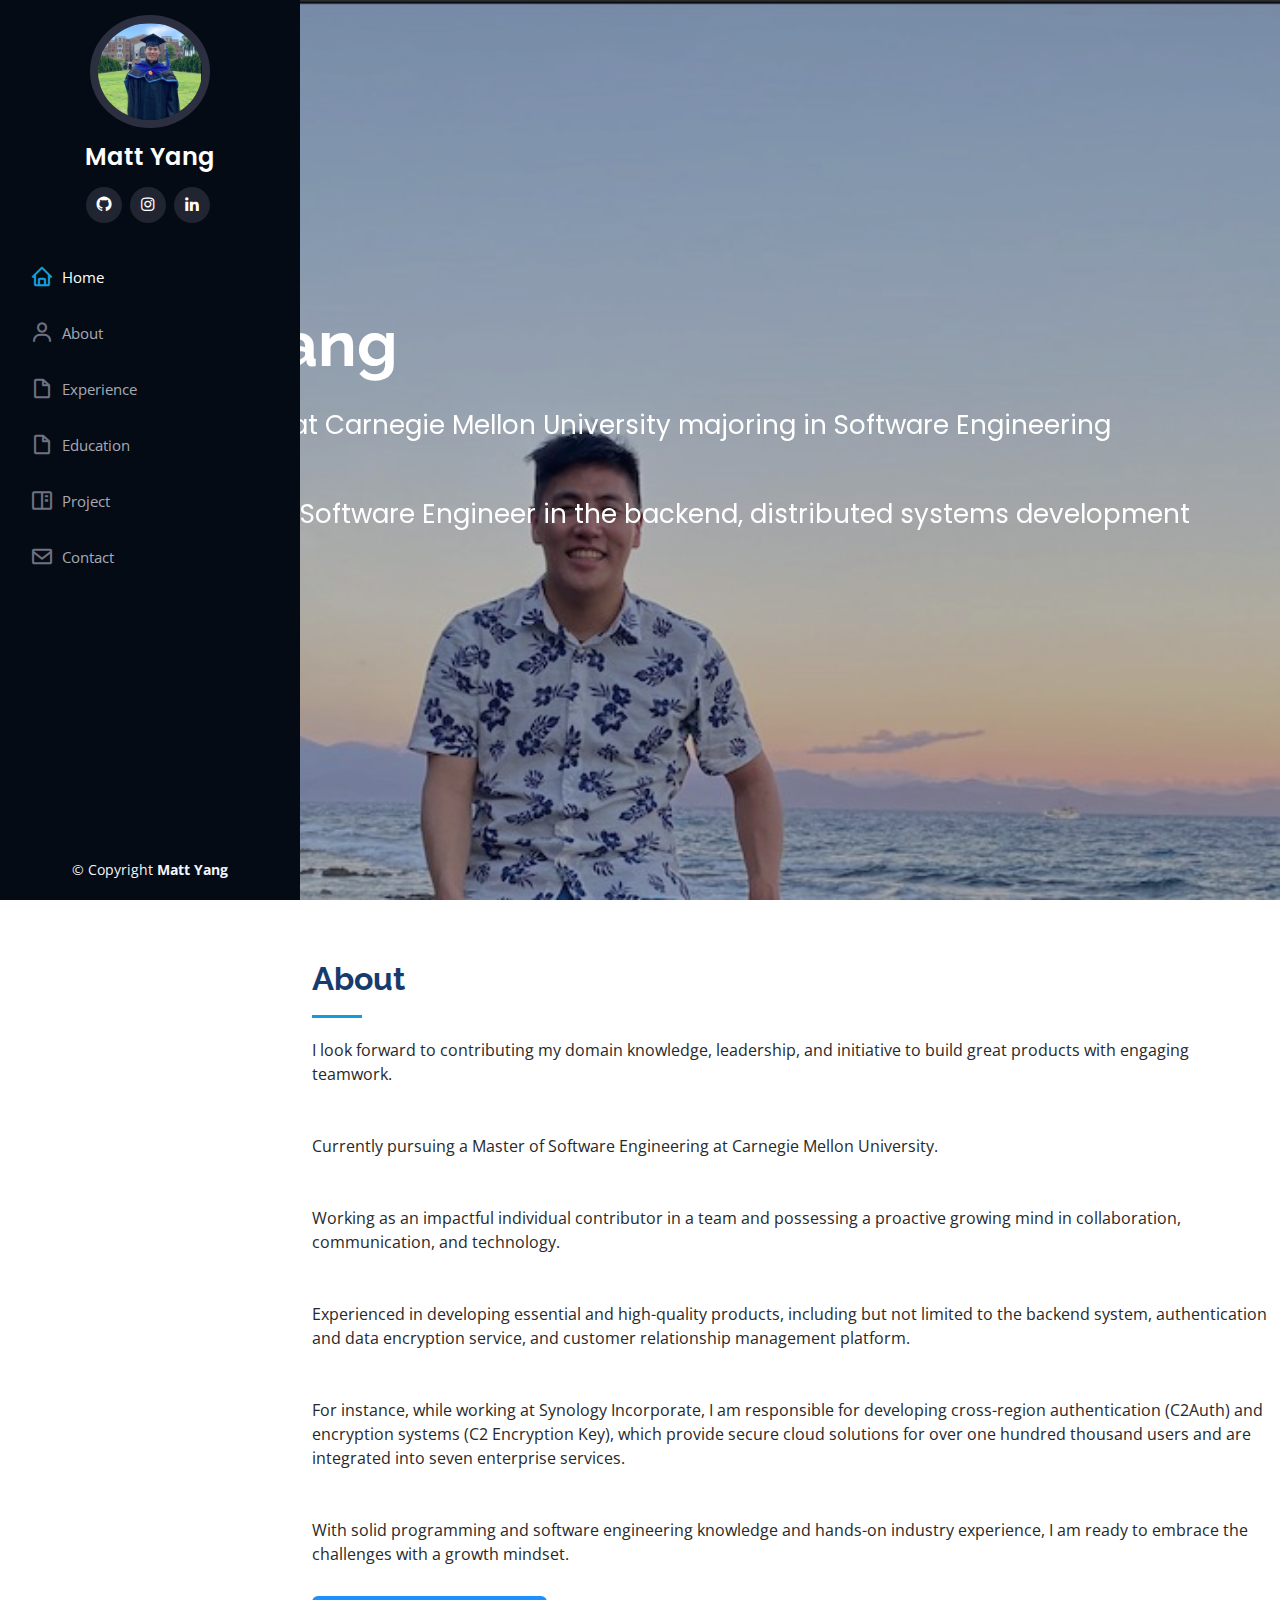
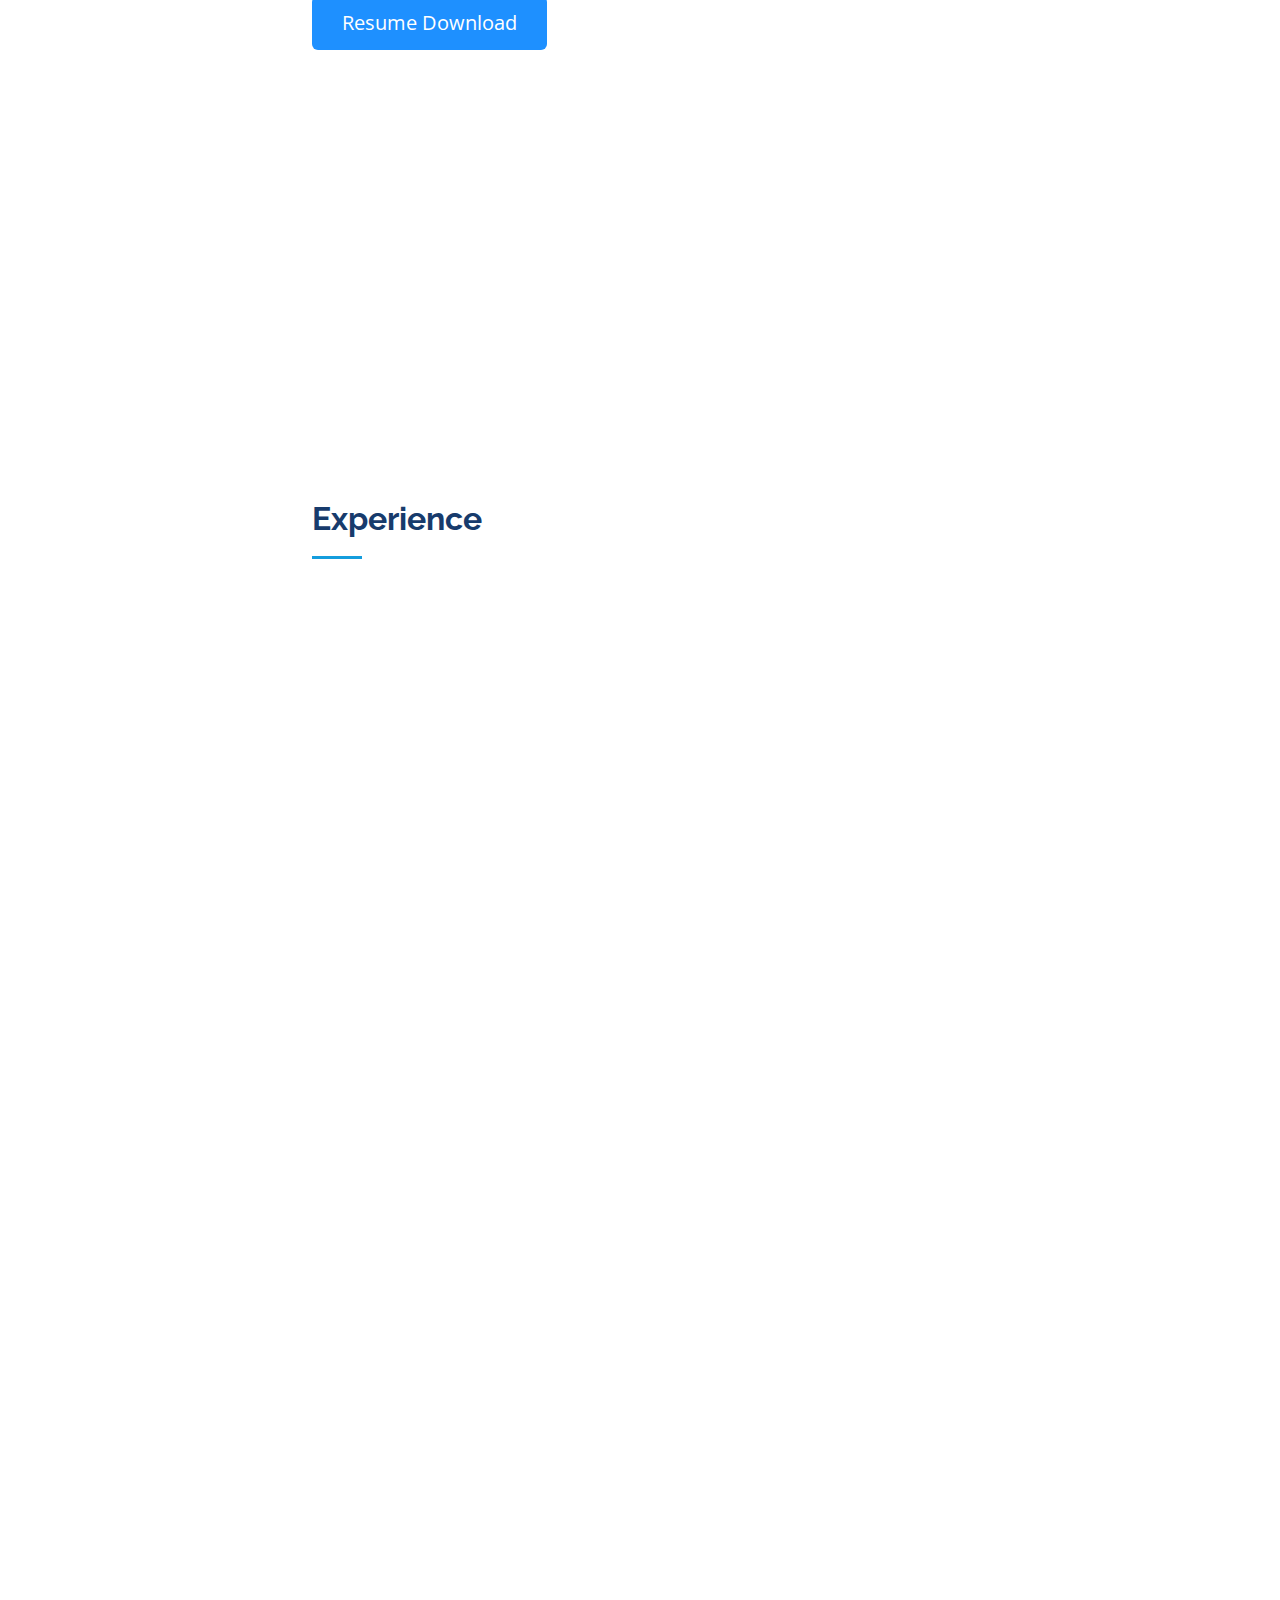
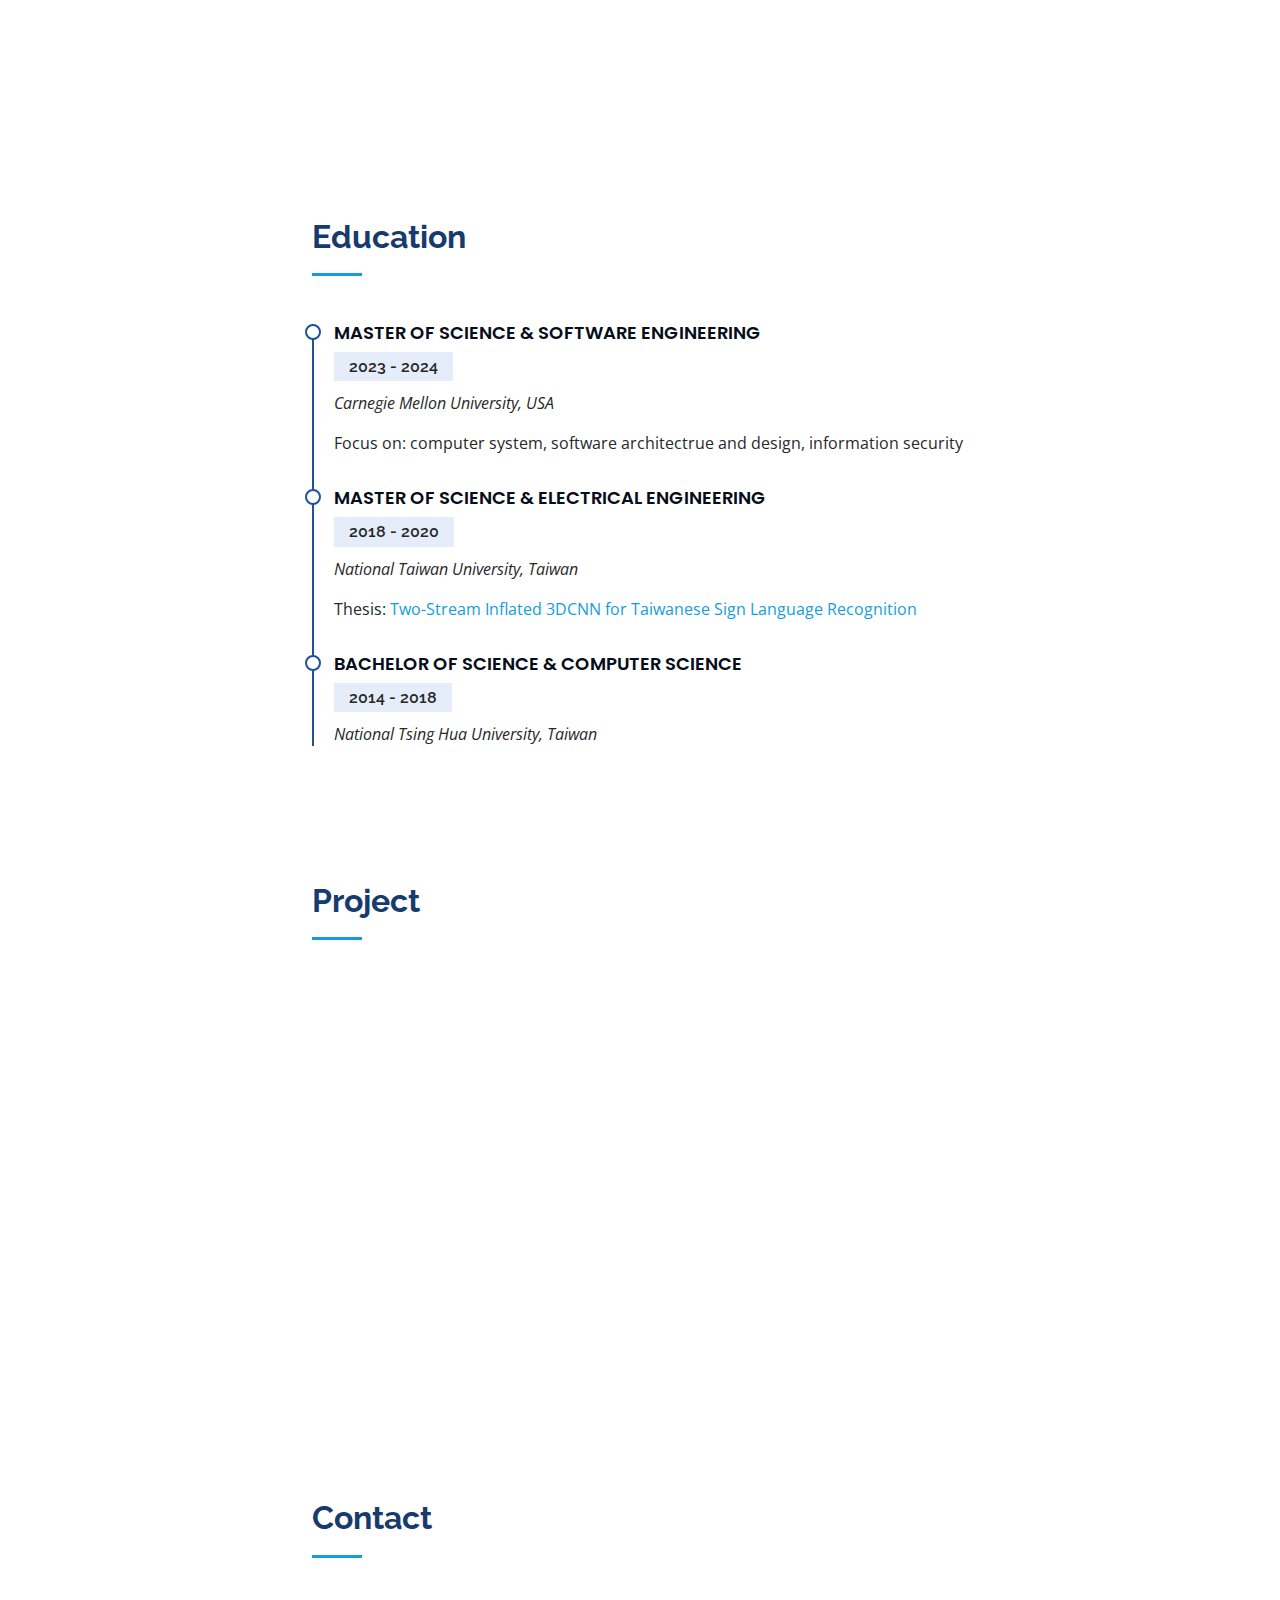
<file: index.html>
<!DOCTYPE html>
<html lang="en">

<head>
  <meta charset="utf-8">
  <meta content="width=device-width, initial-scale=1.0" name="viewport">

  <title>iproject Bootstrap Template - Index</title>
  <meta content="" name="description">
  <meta content="" name="keywords">

  <!-- Favicons -->
  <link href="assets/img/favicon.png" rel="icon">
  <link href="assets/img/apple-touch-icon.png" rel="apple-touch-icon">

  <!-- Google Fonts -->
  <link
    href="https://fonts.googleapis.com/css?family=Open+Sans:300,300i,400,400i,600,600i,700,700i|Raleway:300,300i,400,400i,500,500i,600,600i,700,700i|Poppins:300,300i,400,400i,500,500i,600,600i,700,700i"
    rel="stylesheet">

  <!-- Vendor CSS Files -->
  <link href="assets/vendor/aos/aos.css" rel="stylesheet">
  <link href="assets/vendor/bootstrap/css/bootstrap.min.css" rel="stylesheet">
  <link href="assets/vendor/bootstrap-icons/bootstrap-icons.css" rel="stylesheet">
  <link href="assets/vendor/boxicons/css/boxicons.min.css" rel="stylesheet">
  <link href="assets/vendor/glightbox/css/glightbox.min.css" rel="stylesheet">
  <link href="assets/vendor/swiper/swiper-bundle.min.css" rel="stylesheet">

  <!-- Template Main CSS File -->
  <link href="assets/css/style.css" rel="stylesheet">

  <!-- =======================================================
  * Template Name: iproject - v3.10.0
  * Template URL: https://bootstrapmade.com/iproject-bootstrap-project-websites-template/
  * Author: BootstrapMade.com
  * License: https://bootstrapmade.com/license/
  ======================================================== -->
</head>

<body>

  <!-- ======= Mobile nav toggle button ======= -->
  <i class="bi bi-list mobile-nav-toggle d-xl-none"></i>

  <!-- ======= Header ======= -->
  <header id="header">
    <div class="d-flex flex-column">

      <div class="profile">
        <img src="assets/img/avatar.jpg" alt="" class="img-fluid rounded-circle">
        <h1 class="text-light"><a href="index.html">Matt Yang</a></h1>
        <div class="social-links mt-3 text-center">
          <a href="https://github.com/chenwei850825" class="github"><i class="bx bxl-github"></i></a>
          <a href="https://www.instagram.com/chenwei850825/" class="instagram"><i class="bx bxl-instagram"></i></a>
          <a href="https://www.linkedin.com/in/chen-wei-yang/" class="linkedin"><i class="bx bxl-linkedin"></i></a>
        </div>
      </div>

      <nav id="navbar" class="nav-menu navbar">
        <ul>
          <li><a href="#hero" class="nav-link scrollto active"><i class="bx bx-home"></i> <span>Home</span></a></li>
          <li><a href="#about" class="nav-link scrollto"><i class="bx bx-user"></i> <span>About</span></a></li>
          <li><a href="#experience" class="nav-link scrollto"><i class="bx bx-file-blank"></i>
              <span>Experience</span></a></li>
          <li><a href="#education" class="nav-link scrollto"><i class="bx bx-file-blank"></i> <span>Education</span></a>
          </li>
          <li><a href="#project" class="nav-link scrollto"><i class="bx bx-book-content"></i>
              <span>Project</span></a></li>
          <!-- <li><a href="#services" class="nav-link scrollto"><i class="bx bx-server"></i> <span>Services</span></a></li> -->
          <li><a href="#contact" class="nav-link scrollto"><i class="bx bx-envelope"></i> <span>Contact</span></a></li>
        </ul>
      </nav><!-- .nav-menu -->
    </div>
  </header><!-- End Header -->

  <!-- ======= Hero Section ======= -->
  <section id="hero" class="d-flex flex-column justify-content-center align-items-center">
    <div class="hero-container" data-aos="fade-in">
      <h1>Matt Yang</h1>
      <br>
      <p>A grad student at Carnegie Mellon University majoring in Software Engineering</p>
      <p>An experienced Software Engineer in the backend, distributed systems development</p>
    </div>
  </section><!-- End Hero -->

  <main id="main">

    <!-- ======= About Section ======= -->
    <section id="about" class="about">
      <div class="container">

        <div class="section-title">
          <h2>About</h2>
          <p>I look forward to contributing my domain knowledge, leadership, and initiative to build great products with
            engaging teamwork.</p>
          <br>
          <br>
          <p>Currently pursuing a Master of Software Engineering at Carnegie Mellon University.</p>
          <br>
          <br>
          <p>Working as an impactful individual contributor in a team and possessing a proactive growing mind in
            collaboration, communication, and technology.</p>
          <br>
          <br>
          <p>Experienced in developing essential and high-quality products, including but not limited to the backend
            system, authentication and data encryption service, and customer relationship management platform.</p>
          <br>
          <br>
          <p>For instance, while working at Synology Incorporate, I am responsible for developing cross-region
            authentication (C2Auth) and encryption systems (C2 Encryption Key), which provide secure cloud solutions for
            over one hundred thousand users and are integrated into seven enterprise services.</p>
          <br>
          <br>
          <p>With solid programming and software engineering knowledge and hands-on industry experience, I am ready to
            embrace the challenges with a growth mindset.</p>
        </div>
        <a href="https://drive.google.com/file/d/1dIzIUX_L4Mv_0LyVIimdx-139KTSUGKV/view?usp=sharing" target="_blank"
          class="btn btn-default">Resume Download</a>

      </div>
    </section><!-- End About Section -->
    <!-- ======= Facts Section ======= -->
    <!-- <section id="facts" class="facts">
      <div class="container">

        <div class="section-title">
        </div>

        <div class="row no-gutters">

          <div class="col-lg-3 col-md-6 d-md-flex align-items-md-stretch" data-aos="fade-up">
            <div class="count-box">
              <i class="bi bi-emoji-smile"></i>
              <span data-purecounter-start="0" data-purecounter-end="232" data-purecounter-duration="1"
                class="purecounter"></span>
              <p><strong>Happy Clients</strong> consequuntur quae</p>
            </div>
          </div>

          <div class="col-lg-3 col-md-6 d-md-flex align-items-md-stretch" data-aos="fade-up" data-aos-delay="100">
            <div class="count-box">
              <i class="bi bi-journal-richtext"></i>
              <span data-purecounter-start="0" data-purecounter-end="521" data-purecounter-duration="1"
                class="purecounter"></span>
              <p><strong>Projects</strong> adipisci atque cum quia aut</p>
            </div>
          </div>

          <div class="col-lg-3 col-md-6 d-md-flex align-items-md-stretch" data-aos="fade-up" data-aos-delay="200">
            <div class="count-box">
              <i class="bi bi-headset"></i>
              <span data-purecounter-start="0" data-purecounter-end="1453" data-purecounter-duration="1"
                class="purecounter"></span>
              <p><strong>Hours Of Support</strong> aut commodi quaerat</p>
            </div>
          </div>

          <div class="col-lg-3 col-md-6 d-md-flex align-items-md-stretch" data-aos="fade-up" data-aos-delay="300">
            <div class="count-box">
              <i class="bi bi-people"></i>
              <span data-purecounter-start="0" data-purecounter-end="32" data-purecounter-duration="1"
                class="purecounter"></span>
              <p><strong>Hard Workers</strong> rerum asperiores dolor</p>
            </div>
          </div>

        </div>

      </div>
    </section>End Facts Section -->

    <!-- ======= Skills Section ======= -->
    <section id="skills" class="skills section-bg">
      <div class="container">

        <div class="section-title">
          <!-- <h2>Skills</h2> -->
          <!-- <p>Magnam dolores commodi suscipit. Necessitatibus eius consequatur ex aliquid fuga eum quidem. Sit sint -->
          <!-- consectetur velit. Quisquam quos quisquam cupiditate. Et nemo qui impedit suscipit alias ea. Quia fugiat sit -->
          <!-- in iste officiis commodi quidem hic quas.</p> -->
        </div>

        <div class="row skills-content">

          <div class="col-lg-6" data-aos="fade-up">


            <div class="progress">
              <span class="skill">Collaboration <i class="val">100%</i></span>
              <div class="progress-bar-wrap">
                <div class="progress-bar" role="progressbar" aria-valuenow="100" aria-valuemin="0" aria-valuemax="100">
                </div>
              </div>
            </div>


            <div class="progress">
              <span class="skill">Microservice <i class="val">80%</i></span>
              <div class="progress-bar-wrap">
                <div class="progress-bar" role="progressbar" aria-valuenow="80" aria-valuemin="0" aria-valuemax="100">
                </div>
              </div>
            </div>

            <div class="progress">
              <span class="skill">Distributed System <i class="val">80%</i></span>
              <div class="progress-bar-wrap">
                <div class="progress-bar" role="progressbar" aria-valuenow="80" aria-valuemin="0" aria-valuemax="100">
                </div>
              </div>
            </div>

          </div>

          <div class="col-lg-6" data-aos="fade-up" data-aos-delay="100">

            <div class="progress">
              <span class="skill">Communication <i class="val">100%</i></span>
              <div class="progress-bar-wrap">
                <div class="progress-bar" role="progressbar" aria-valuenow="100" aria-valuemin="0" aria-valuemax="100">
                </div>
              </div>
            </div>

            <div class="progress">
              <span class="skill">Database <i class="val">80%</i></span>
              <div class="progress-bar-wrap">
                <div class="progress-bar" role="progressbar" aria-valuenow="80" aria-valuemin="0" aria-valuemax="100">
                </div>
              </div>
            </div>

            <div class="progress">
              <span class="skill">Infrastructure <i class="val">80%</i></span>
              <div class="progress-bar-wrap">
                <div class="progress-bar" role="progressbar" aria-valuenow="80" aria-valuemin="0" aria-valuemax="100">
                </div>
              </div>
            </div>

          </div>

        </div>

      </div>
    </section><!-- End Skills Section -->


    <!-- ======= Experience Section ======= -->
    <section id="experience" class="education">
      <div class="container">

        <div class="section-title">
          <h2>Experience</h2>
        </div>
        <div class="col-lg-12" data-aos="fade-up" data-aos-delay="100">
          <h3 class="education-title">Synology Incorporate</h3>
          <div class="education-item">
            <h4>Product Developer</h4>
            <h5>2021 - 2023</h5>
            <p><em>Taipei, Taiwan </em></p>
            <ul>
              <li>Established <b>an encryption service for 100K users from scratch</b> to store encrypted user
                application data with zeroknowledge(C2 Encryption Key)</li>
              <li>Provided <b>the authentication feature for worldwide NAS clients to access C2 services</b> by
                implementing
                Device Login
                in OpenID Connect Protocol(C2 Auth) </li>
              <li><b>Collaborated with cloud platform and storage gateway team to help integrate C2 Auth and C2
                  Encryption
                  Key for
                  five C2 cloud services</b>, providing client-side library and design documentation</li>
              <li>Decreased <b>20% connection time</b> in SSO service by applying CDN configuration and reducing
                callback for
                C2 Auth</li>
              <li>Introduced <b>Argo Rollouts</b> canary release flow for the team to reduce the risk of updating
                production
                service and spot
                problems in the early stages</li>
              <li>Incorporated <b>Apache Kafka as team infrastructure</b> to reduce 80% API latency with batch data,
                serving as
                a service
                event communication queue for four internal services in the team</li>
            </ul>
          </div>

          <div class="col-lg-12" data-aos="fade-up" data-aos-delay="100">
            <h3 class="education-title">Mackay Memorial Hospital</h3>
            <div class="education-item">
              <h4>Intern</h4>
              <h5>2020 - 2020</h5>
              <p><em>Taipei, Taiwan </em></p>
              <ul>
                <li>Built <b>Facebook/Line ChatBot for 200 patients in 3 hospitals</b> to help record symptoms and wound
                  images</li>
                <li><b>Collaborated with front-end engineers and led new interns</b> to create a content management
                  system for chatbots</li>
              </ul>
            </div>
          </div>
        
        
          <div class="col-lg-12" data-aos="fade-up" data-aos-delay="100">
            <h3 class="education-title">Graduate Research Assistant</h3>
            <div class="education-item">
              <h4>Computational Theory Lab - National Taiwan University</h4>
              <h5>2018 - 2020</h5>
              <p><em>Taipei, Taiwan </em></p>
              <ul>
                <li>Master Thesis: <b>“Two-Stream Inflated 3DCNN for Taiwanese Sign Language Recognition”</b>, which adopted a
                  3D Convolution Neural Network model for the video recognition task and achieved around 90% accuracy</li>
                <li>Collected <b>dataset with hundreds of videos</b> for words in Taiwanese sign language by crawling online dictionary,
                  creating self-made videos, applying data augmentation techniques such as random cropping and mirroring</li>
              </ul>
            </div>
          </div>

        </div>
    </section><!-- End Experience Section -->

    <!-- ======= Education Section ======= -->
    <section id="education" class="education">
      <div class="container">
        <div class="section-title">
          <h2>Education</h2>
        </div>
        <div class="education-item">
          <h4>Master of Science &amp; Software Engineering</h4>
          <h5>2023 - 2024</h5>
          <p><em>Carnegie Mellon University, USA</em></p>
          <p>Focus on: computer system, software architectrue and design, information security</p>
        </div>
        <div class="education-item">
          <h4>Master of Science &amp; Electrical Engineering</h4>
          <h5>2018 - 2020</h5>
          <p><em>National Taiwan University, Taiwan</em></p>
          <p>Thesis: <a
              href="https://ndltd.ncl.edu.tw/cgi-bin/gs32/gsweb.cgi/login?o=dnclcdr&s=id=%22108NTU05442079%22.&searchmode=basic">Two-Stream
              Inflated 3DCNN for Taiwanese Sign Language Recognition</a></p>
        </div>
        <div class="education-item">
          <h4>Bachelor of Science &amp; Computer Science</h4>
          <h5>2014 - 2018</h5>
          <p><em>National Tsing Hua University, Taiwan</em></p>
        </div>
      </div>
      </div>
      </div>
    </section><!-- End Education Section -->


    <!-- ======= project Section ======= -->
    <section id="project" class="project section-bg">
      <div class="container">

        <div class="section-title">
          <h2>Project</h2>
          <!-- <p>Magnam dolores commodi suscipit. Necessitatibus eius consequatur ex aliquid fuga eum quidem. Sit sint
            consectetur velit. Quisquam quos quisquam cupiditate. Et nemo qui impedit suscipit alias ea. Quia fugiat sit
            in iste officiis commodi quidem hic quas.</p> -->
        </div>

        <div class="row" data-aos="fade-up">
          <div class="col-lg-12 d-flex justify-content-center">
            <ul id="project-flters">
              <li data-filter="*" class="filter-active">All</li>
              <!-- <li data-filter=".filter-app">App</li> -->
              <!-- <li data-filter=".filter-web">Web</li> -->
            </ul>
          </div>
        </div>

        <div class="row project-container" data-aos="fade-up" data-aos-delay="100">

          <div class="col-lg-4 col-md-6 project-item filter-app">
            <div class="project-wrap">
              <img src="assets/img/project/esn.jpg" class="img-fluid" alt="">
              <div class="project-links">
                <a href="assets/img/project/esn.jpg" data-gallery="projectGallery" class="project-lightbox"
                  title="Emergency Social Network"><i class="bx bx-plus"></i></a>
                <a href="esn-project-details.html" title="More Details"><i class="bx bx-link"></i></a>
              </div>
            </div>
            <p class="project-title"> Emergency Social Network </p>
          </div>

          <div class="col-lg-4 col-md-6 project-item filter-app">
            <div class="project-wrap">
              <img src="assets/img/project/thesis.jpg" class="img-fluid" alt="">
              <div class="project-links">
                <a href="assets/img/project/thesis.jpg" data-gallery="projectGallery" class="project-lightbox"
                  title="Emergency Social Network"><i class="bx bx-plus"></i></a>
                <a href="thesis-details.html" title="More Details"><i class="bx bx-link"></i></a>
              </div>
            </div>
            <p class="project-title">Two-Stream Inflated 3DCNN for Taiwanese
              Sign Language Recognition</p>
          </div>

          
        </div>

      </div>
    </section><!-- End project Section -->

    <!-- ======= Services Section ======= -->
    <!-- <section id="services" class="services">
      <div class="container">

        <div class="section-title">
          <h2>Services</h2>
          <p>Magnam dolores commodi suscipit. Necessitatibus eius consequatur ex aliquid fuga eum quidem. Sit sint
            consectetur velit. Quisquam quos quisquam cupiditate. Et nemo qui impedit suscipit alias ea. Quia fugiat sit
            in iste officiis commodi quidem hic quas.</p>
        </div>

        <div class="row">
          <div class="col-lg-4 col-md-6 icon-box" data-aos="fade-up">
            <div class="icon"><i class="bi bi-briefcase"></i></div>
            <h4 class="title"><a href="">Lorem Ipsum</a></h4>
            <p class="description">Voluptatum deleniti atque corrupti quos dolores et quas molestias excepturi sint
              occaecati cupiditate non provident</p>
          </div>
          <div class="col-lg-4 col-md-6 icon-box" data-aos="fade-up" data-aos-delay="100">
            <div class="icon"><i class="bi bi-card-checklist"></i></div>
            <h4 class="title"><a href="">Dolor Sitema</a></h4>
            <p class="description">Minim veniam, quis nostrud exercitation ullamco laboris nisi ut aliquip ex ea commodo
              consequat tarad limino ata</p>
          </div>
          <div class="col-lg-4 col-md-6 icon-box" data-aos="fade-up" data-aos-delay="200">
            <div class="icon"><i class="bi bi-bar-chart"></i></div>
            <h4 class="title"><a href="">Sed ut perspiciatis</a></h4>
            <p class="description">Duis aute irure dolor in reprehenderit in voluptate velit esse cillum dolore eu
              fugiat nulla pariatur</p>
          </div>
          <div class="col-lg-4 col-md-6 icon-box" data-aos="fade-up" data-aos-delay="300">
            <div class="icon"><i class="bi bi-binoculars"></i></div>
            <h4 class="title"><a href="">Magni Dolores</a></h4>
            <p class="description">Excepteur sint occaecat cupidatat non proident, sunt in culpa qui officia deserunt
              mollit anim id est laborum</p>
          </div>
          <div class="col-lg-4 col-md-6 icon-box" data-aos="fade-up" data-aos-delay="400">
            <div class="icon"><i class="bi bi-brightness-high"></i></div>
            <h4 class="title"><a href="">Nemo Enim</a></h4>
            <p class="description">At vero eos et accusamus et iusto odio dignissimos ducimus qui blanditiis praesentium
              voluptatum deleniti atque</p>
          </div>
          <div class="col-lg-4 col-md-6 icon-box" data-aos="fade-up" data-aos-delay="500">
            <div class="icon"><i class="bi bi-calendar4-week"></i></div>
            <h4 class="title"><a href="">Eiusmod Tempor</a></h4>
            <p class="description">Et harum quidem rerum facilis est et expedita distinctio. Nam libero tempore, cum
              soluta nobis est eligendi</p>
          </div>
        </div>

      </div>
    </section>End Services Section -->

    <!-- ======= Testimonials Section ======= -->
    <!-- <section id="testimonials" class="testimonials section-bg">
      <div class="container">

        <div class="section-title">
          <h2>Testimonials</h2>
          <p>Magnam dolores commodi suscipit. Necessitatibus eius consequatur ex aliquid fuga eum quidem. Sit sint
            consectetur velit. Quisquam quos quisquam cupiditate. Et nemo qui impedit suscipit alias ea. Quia fugiat sit
            in iste officiis commodi quidem hic quas.</p>
        </div>

        <div class="testimonials-slider swiper" data-aos="fade-up" data-aos-delay="100">
          <div class="swiper-wrapper">

            <div class="swiper-slide">
              <div class="testimonial-item" data-aos="fade-up">
                <p>
                  <i class="bx bxs-quote-alt-left quote-icon-left"></i>
                  Proin iaculis purus consequat sem cure digni ssim donec porttitora entum suscipit rhoncus. Accusantium
                  quam, ultricies eget id, aliquam eget nibh et. Maecen aliquam, risus at semper.
                  <i class="bx bxs-quote-alt-right quote-icon-right"></i>
                </p>
                <img src="assets/img/testimonials/testimonials-1.jpg" class="testimonial-img" alt="">
                <h3>Saul Goodman</h3>
                <h4>Ceo &amp; Founder</h4>
              </div>
            </div>

            <div class="swiper-slide">
              <div class="testimonial-item" data-aos="fade-up" data-aos-delay="100">
                <p>
                  <i class="bx bxs-quote-alt-left quote-icon-left"></i>
                  Export tempor illum tamen malis malis eram quae irure esse labore quem cillum quid cillum eram malis
                  quorum velit fore eram velit sunt aliqua noster fugiat irure amet legam anim culpa.
                  <i class="bx bxs-quote-alt-right quote-icon-right"></i>
                </p>
                <img src="assets/img/testimonials/testimonials-2.jpg" class="testimonial-img" alt="">
                <h3>Sara Wilsson</h3>
                <h4>Designer</h4>
              </div>
            </div>

            <div class="swiper-slide">
              <div class="testimonial-item" data-aos="fade-up" data-aos-delay="200">
                <p>
                  <i class="bx bxs-quote-alt-left quote-icon-left"></i>
                  Enim nisi quem export duis labore cillum quae magna enim sint quorum nulla quem veniam duis minim
                  tempor labore quem eram duis noster aute amet eram fore quis sint minim.
                  <i class="bx bxs-quote-alt-right quote-icon-right"></i>
                </p>
                <img src="assets/img/testimonials/testimonials-3.jpg" class="testimonial-img" alt="">
                <h3>Jena Karlis</h3>
                <h4>Store Owner</h4>
              </div>
            </div>

            <div class="swiper-slide">
              <div class="testimonial-item" data-aos="fade-up" data-aos-delay="300">
                <p>
                  <i class="bx bxs-quote-alt-left quote-icon-left"></i>
                  Fugiat enim eram quae cillum dolore dolor amet nulla culpa multos export minim fugiat minim velit
                  minim dolor enim duis veniam ipsum anim magna sunt elit fore quem dolore labore illum veniam.
                  <i class="bx bxs-quote-alt-right quote-icon-right"></i>
                </p>
                <img src="assets/img/testimonials/testimonials-4.jpg" class="testimonial-img" alt="">
                <h3>Matt Brandon</h3>
                <h4>Freelancer</h4>
              </div>
            </div>

            <div class="swiper-slide">
              <div class="testimonial-item" data-aos="fade-up" data-aos-delay="400">
                <p>
                  <i class="bx bxs-quote-alt-left quote-icon-left"></i>
                  Quis quorum aliqua sint quem legam fore sunt eram irure aliqua veniam tempor noster veniam enim culpa
                  labore duis sunt culpa nulla illum cillum fugiat legam esse veniam culpa fore nisi cillum quid.
                  <i class="bx bxs-quote-alt-right quote-icon-right"></i>
                </p>
                <img src="assets/img/testimonials/testimonials-5.jpg" class="testimonial-img" alt="">
                <h3>John Larson</h3>
                <h4>Entrepreneur</h4>
              </div>
            </div>End testimonial item -->

          </div>
          <div class="swiper-pagination"></div>
        </div>

      </div>
    </section><!-- End Testimonials Section -->

    <!-- ======= Contact Section ======= -->
    <section id="contact" class="contact">
      <div class="container">

        <div class="section-title">
          <h2>Contact</h2>
          <!-- <p>Magnam dolores commodi suscipit. Necessitatibus eius consequatur ex aliquid fuga eum quidem. Sit sint
            consectetur velit. Quisquam quos quisquam cupiditate. Et nemo qui impedit suscipit alias ea. Quia fugiat sit
            in iste officiis commodi quidem hic quas.</p> -->
        </div>

        <div class="row" data-aos="fade-in">

          <div class="col-lg-5 d-flex align-items-stretch">
            <div class="info">
              <!-- <div class="address">
                <i class="bi bi-geo-alt"></i>
                <h4>Location:</h4>
                <p>A108 Adam Street, New York, NY 535022</p>
              </div> -->

              <div class="email">
                <i class="bi bi-envelope"></i>
                <h4>Email:</h4>
                <p>mattyangcareer@gmail.com</p>
              </div>

              <div class="phone">
                <i class="bi bi-phone"></i>
                <h4>Call:</h4>
                <p>+1 650 237 9886</p>
              </div>

              <!-- <iframe
                src="https://www.google.com/maps/embed?pb=!1m14!1m8!1m3!1d12097.433213460943!2d-74.0062269!3d40.7101282!3m2!1i1024!2i768!4f13.1!3m3!1m2!1s0x0%3A0xb89d1fe6bc499443!2sDowntown+Conference+Center!5e0!3m2!1smk!2sbg!4v1539943755621"
                frameborder="0" style="border:0; width: 100%; height: 290px;" allowfullscreen></iframe> -->
            </div>

          </div>

          <!-- <div class="col-lg-7 mt-5 mt-lg-0 d-flex align-items-stretch">
            <form action="forms/contact.php" method="post" role="form" class="php-email-form">
              <div class="row">
                <div class="form-group col-md-6">
                  <label for="name">Your Name</label>
                  <input type="text" name="name" class="form-control" id="name" required>
                </div>
                <div class="form-group col-md-6">
                  <label for="name">Your Email</label>
                  <input type="email" class="form-control" name="email" id="email" required>
                </div>
              </div>
              <div class="form-group">
                <label for="name">Subject</label>
                <input type="text" class="form-control" name="subject" id="subject" required>
              </div>
              <div class="form-group">
                <label for="name">Message</label>
                <textarea class="form-control" name="message" rows="10" required></textarea>
              </div>
              <div class="my-3">
                <div class="loading">Loading</div>
                <div class="error-message"></div>
                <div class="sent-message">Your message has been sent. Thank you!</div>
              </div>
              <div class="text-center"><button type="submit">Send Message</button></div>
            </form>
          </div> -->

        </div>

      </div>
    </section><!-- End Contact Section -->

  </main><!-- End #main -->

  <!-- ======= Footer ======= -->
  <footer id="footer">
    <div class="container">
      <div class="copyright">
        &copy; Copyright <strong><span>Matt Yang</span></strong>
      </div>
      <div class="credits">
        <!-- All the links in the footer should remain intact. -->
        <!-- You can delete the links only if you purchased the pro version. -->
        <!-- Licensing information: https://bootstrapmade.com/license/ -->
        <!-- Purchase the pro version with working PHP/AJAX contact form: https://bootstrapmade.com/iproject-bootstrap-project-websites-template/ -->
        <!-- Designed by <a href="https://bootstrapmade.com/">BootstrapMade</a> -->
      </div>
    </div>
  </footer><!-- End  Footer -->

  <a href="#" class="back-to-top d-flex align-items-center justify-content-center"><i
      class="bi bi-arrow-up-short"></i></a>

  <!-- Vendor JS Files -->
  <script src="assets/vendor/purecounter/purecounter_vanilla.js"></script>
  <script src="assets/vendor/aos/aos.js"></script>
  <script src="assets/vendor/bootstrap/js/bootstrap.bundle.min.js"></script>
  <script src="assets/vendor/glightbox/js/glightbox.min.js"></script>
  <script src="assets/vendor/isotope-layout/isotope.pkgd.min.js"></script>
  <script src="assets/vendor/swiper/swiper-bundle.min.js"></script>
  <script src="assets/vendor/typed.js/typed.min.js"></script>
  <script src="assets/vendor/waypoints/noframework.waypoints.js"></script>
  <script src="assets/vendor/php-email-form/validate.js"></script>

  <!-- Template Main JS File -->
  <script src="assets/js/main.js"></script>

</body>

</html>
</file>
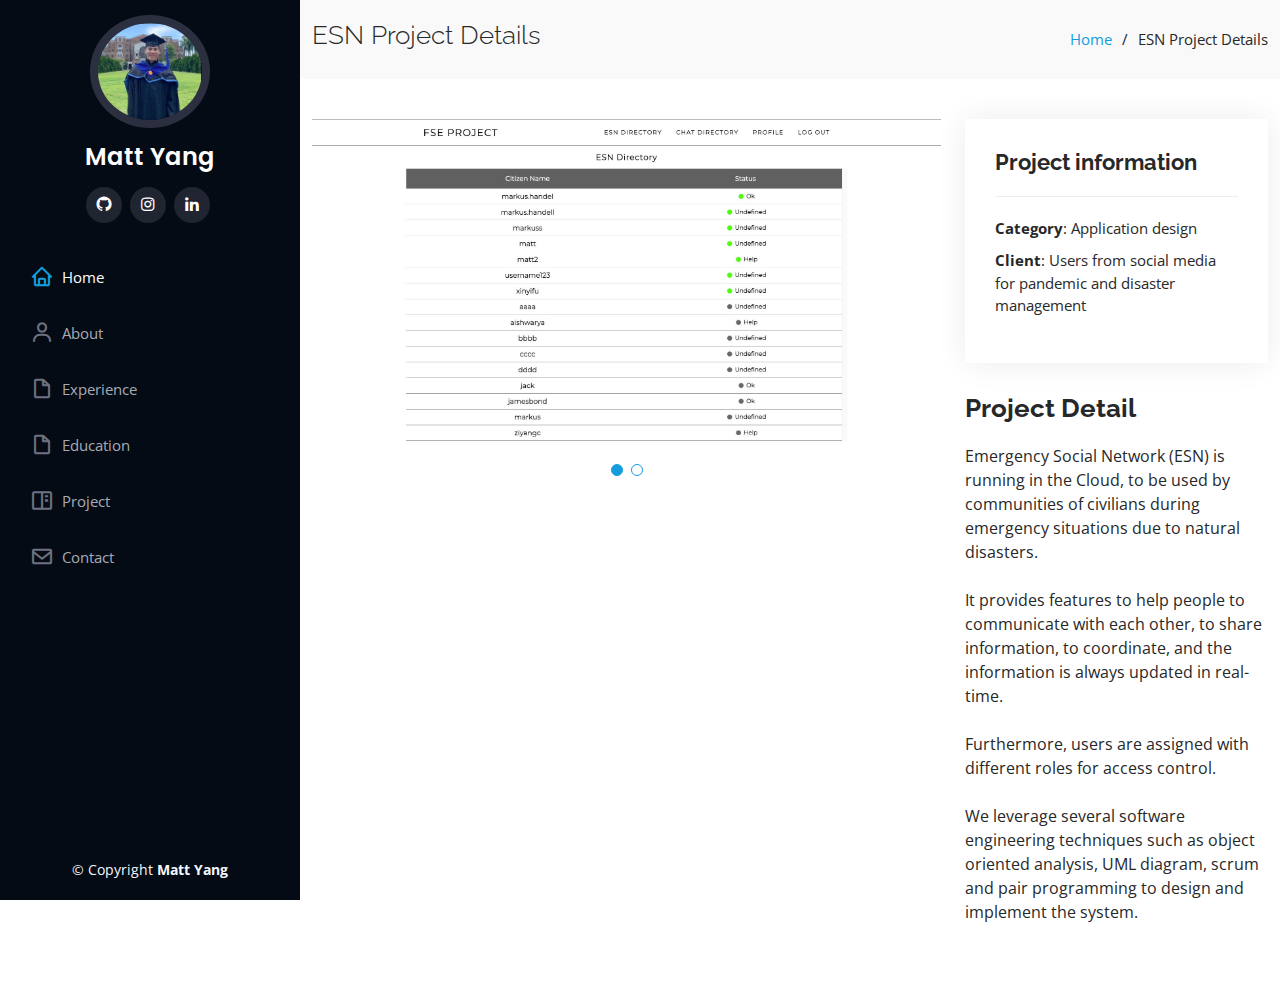
<file: esn-project-details.html>
<!DOCTYPE html>
<html lang="en">

<head>
  <meta charset="utf-8">
  <meta content="width=device-width, initial-scale=1.0" name="viewport">

  <title>project Details - iproject Bootstrap Template</title>
  <meta content="" name="description">
  <meta content="" name="keywords">

  <!-- Favicons -->
  <link href="assets/img/favicon.png" rel="icon">
  <link href="assets/img/apple-touch-icon.png" rel="apple-touch-icon">

  <!-- Google Fonts -->
  <link
    href="https://fonts.googleapis.com/css?family=Open+Sans:300,300i,400,400i,600,600i,700,700i|Raleway:300,300i,400,400i,500,500i,600,600i,700,700i|Poppins:300,300i,400,400i,500,500i,600,600i,700,700i"
    rel="stylesheet">

  <!-- Vendor CSS Files -->
  <link href="assets/vendor/aos/aos.css" rel="stylesheet">
  <link href="assets/vendor/bootstrap/css/bootstrap.min.css" rel="stylesheet">
  <link href="assets/vendor/bootstrap-icons/bootstrap-icons.css" rel="stylesheet">
  <link href="assets/vendor/boxicons/css/boxicons.min.css" rel="stylesheet">
  <link href="assets/vendor/glightbox/css/glightbox.min.css" rel="stylesheet">
  <link href="assets/vendor/swiper/swiper-bundle.min.css" rel="stylesheet">

  <!-- Template Main CSS File -->
  <link href="assets/css/style.css" rel="stylesheet">

  <!-- =======================================================
  * Template Name: iproject - v3.10.0
  * Template URL: https://bootstrapmade.com/iproject-bootstrap-project-websites-template/
  * Author: BootstrapMade.com
  * License: https://bootstrapmade.com/license/
  ======================================================== -->
</head>

<body>

  <!-- ======= Mobile nav toggle button ======= -->
  <i class="bi bi-list mobile-nav-toggle d-xl-none"></i>

  <!-- ======= Header ======= -->
  <header id="header">
    <div class="d-flex flex-column">

      <div class="profile">
        <img src="assets/img/avatar.jpg" alt="" class="img-fluid rounded-circle">
        <h1 class="text-light"><a href="index.html">Matt Yang</a></h1>
        <div class="social-links mt-3 text-center">
          <a href="https://github.com/chenwei850825" class="github"><i class="bx bxl-github"></i></a>
          <a href="https://www.instagram.com/chenwei850825/" class="instagram"><i class="bx bxl-instagram"></i></a>
          <a href="https://www.linkedin.com/in/chen-wei-yang/" class="linkedin"><i class="bx bxl-linkedin"></i></a>
        </div>
      </div>

      <nav id="navbar" class="nav-menu navbar">
        <ul>
          <li><a href="index.html#hero" class="nav-link scrollto active"><i class="bx bx-home"></i> <span>Home</span></a></li>
          <li><a href="index.html#about" class="nav-link scrollto"><i class="bx bx-user"></i> <span>About</span></a></li>
          <li><a href="index.html#experience" class="nav-link scrollto"><i class="bx bx-file-blank"></i>
              <span>Experience</span></a></li>
          <li><a href="index.html#education" class="nav-link scrollto"><i class="bx bx-file-blank"></i> <span>Education</span></a>
          </li>
          <li><a href="index.html#project" class="nav-link scrollto"><i class="bx bx-book-content"></i>
              <span>Project</span></a></li>
          <!-- <li><a href="#services" class="nav-link scrollto"><i class="bx bx-server"></i> <span>Services</span></a></li> -->
          <li><a href="index.html#contact" class="nav-link scrollto"><i class="bx bx-envelope"></i> <span>Contact</span></a></li>
        </ul>
      </nav><!-- .nav-menu -->
    </div>
  </header><!-- End Header -->

  <main id="main">

    <!-- ======= Breadcrumbs ======= -->
    <section id="breadcrumbs" class="breadcrumbs">
      <div class="container">

        <div class="d-flex justify-content-between align-items-center">
          <h2>ESN Project Details</h2>
          <ol>
            <li><a href="index.html">Home</a></li>
            <li>ESN Project Details</li>
          </ol>
        </div>

      </div>
    </section><!-- End Breadcrumbs -->

    <!-- ======= project Details Section ======= -->
    <section id="project-details" class="project-details">
      <div class="container">

        <div class="row gy-4">

          <div class="col-lg-8">
            <div class="project-details-slider swiper">
              <div class="swiper-wrapper align-items-center">

                <!-- <div class="swiper-slide">
                  <img src="assets/img/project/esn-details-1.jpg" alt="">
                </div> -->

                <div class="swiper-slide">
                  <img src="assets/img/project/esn-details-2.jpg" alt="">
                </div>

                <div class="swiper-slide">
                  <img src="assets/img/project/esn-details-3.jpg" alt="">
                </div>

              </div>
              <div class="swiper-pagination"></div>
            </div>
          </div>

          <div class="col-lg-4">
            <div class="project-info">
              <h3>Project information</h3>
              <ul>
                <li><strong>Category</strong>: Application design</li>
                <li><strong>Client</strong>: Users from social media for pandemic and disaster management</li>
                <!-- <li><strong>Project date</strong>: 01 March, 2020</li> -->
                <!-- <li><strong>Project URL</strong>: <a href="#">www.example.com</a></li> -->
              </ul>
            </div>
            <div class="project-description">
              <h2>Project Detail</h2>
              <p>
                Emergency Social Network (ESN) is running in the Cloud, to be used by communities of civilians during emergency situations due to natural disasters.
                <br>
                <br>
                It provides features to help people to communicate with each other, to share information, to coordinate, and the information is always updated in real-time.
                <br>
                <br>
                Furthermore, users are assigned with different roles for access control.
                <br>
                <br>
                We leverage several software engineering techniques such as object oriented analysis, UML diagram, scrum and pair programming to design and implement the system.
              </p>
            </div>
          </div>

        </div>

      </div>
    </section><!-- End project Details Section -->

  </main><!-- End #main -->

  <!-- ======= Footer ======= -->
  <footer id="footer">
    <div class="container">
      <div class="copyright">
        &copy; Copyright <strong><span>Matt Yang</span></strong>
      </div>
      <div class="credits">
        <!-- All the links in the footer should remain intact. -->
        <!-- You can delete the links only if you purchased the pro version. -->
        <!-- Licensing information: https://bootstrapmade.com/license/ -->
        <!-- Purchase the pro version with working PHP/AJAX contact form: https://bootstrapmade.com/iproject-bootstrap-project-websites-template/ -->
        <!-- Designed by <a href="https://bootstrapmade.com/">BootstrapMade</a> -->
      </div>
    </div>
  </footer><!-- End  Footer -->

  <a href="#" class="back-to-top d-flex align-items-center justify-content-center"><i
      class="bi bi-arrow-up-short"></i></a>

  <!-- Vendor JS Files -->
  <script src="assets/vendor/purecounter/purecounter_vanilla.js"></script>
  <script src="assets/vendor/aos/aos.js"></script>
  <script src="assets/vendor/bootstrap/js/bootstrap.bundle.min.js"></script>
  <script src="assets/vendor/glightbox/js/glightbox.min.js"></script>
  <script src="assets/vendor/isotope-layout/isotope.pkgd.min.js"></script>
  <script src="assets/vendor/swiper/swiper-bundle.min.js"></script>
  <script src="assets/vendor/typed.js/typed.min.js"></script>
  <script src="assets/vendor/waypoints/noframework.waypoints.js"></script>
  <script src="assets/vendor/php-email-form/validate.js"></script>

  <!-- Template Main JS File -->
  <script src="assets/js/main.js"></script>

</body>

</html>
</file>
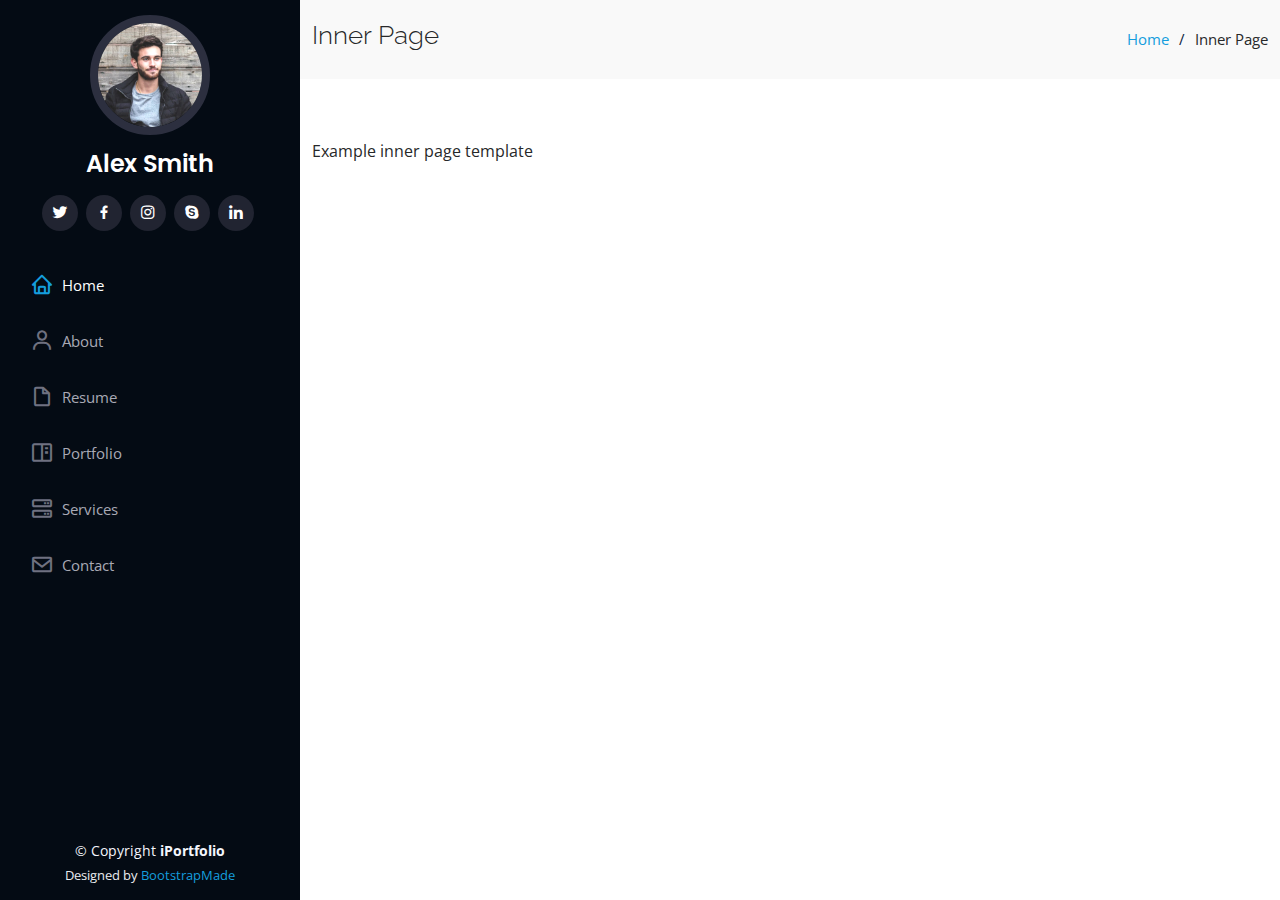
<file: inner-page.html>
<!DOCTYPE html>
<html lang="en">

<head>
  <meta charset="utf-8">
  <meta content="width=device-width, initial-scale=1.0" name="viewport">

  <title>Inner Page - iPortfolio Bootstrap Template</title>
  <meta content="" name="description">
  <meta content="" name="keywords">

  <!-- Favicons -->
  <link href="assets/img/favicon.png" rel="icon">
  <link href="assets/img/apple-touch-icon.png" rel="apple-touch-icon">

  <!-- Google Fonts -->
  <link href="https://fonts.googleapis.com/css?family=Open+Sans:300,300i,400,400i,600,600i,700,700i|Raleway:300,300i,400,400i,500,500i,600,600i,700,700i|Poppins:300,300i,400,400i,500,500i,600,600i,700,700i" rel="stylesheet">

  <!-- Vendor CSS Files -->
  <link href="assets/vendor/aos/aos.css" rel="stylesheet">
  <link href="assets/vendor/bootstrap/css/bootstrap.min.css" rel="stylesheet">
  <link href="assets/vendor/bootstrap-icons/bootstrap-icons.css" rel="stylesheet">
  <link href="assets/vendor/boxicons/css/boxicons.min.css" rel="stylesheet">
  <link href="assets/vendor/glightbox/css/glightbox.min.css" rel="stylesheet">
  <link href="assets/vendor/swiper/swiper-bundle.min.css" rel="stylesheet">

  <!-- Template Main CSS File -->
  <link href="assets/css/style.css" rel="stylesheet">

  <!-- =======================================================
  * Template Name: iPortfolio - v3.10.0
  * Template URL: https://bootstrapmade.com/iportfolio-bootstrap-portfolio-websites-template/
  * Author: BootstrapMade.com
  * License: https://bootstrapmade.com/license/
  ======================================================== -->
</head>

<body>

  <!-- ======= Mobile nav toggle button ======= -->
  <i class="bi bi-list mobile-nav-toggle d-xl-none"></i>

  <!-- ======= Header ======= -->
  <header id="header">
    <div class="d-flex flex-column">

      <div class="profile">
        <img src="assets/img/profile-img.jpg" alt="" class="img-fluid rounded-circle">
        <h1 class="text-light"><a href="index.html">Alex Smith</a></h1>
        <div class="social-links mt-3 text-center">
          <a href="#" class="twitter"><i class="bx bxl-twitter"></i></a>
          <a href="#" class="facebook"><i class="bx bxl-facebook"></i></a>
          <a href="#" class="instagram"><i class="bx bxl-instagram"></i></a>
          <a href="#" class="google-plus"><i class="bx bxl-skype"></i></a>
          <a href="#" class="linkedin"><i class="bx bxl-linkedin"></i></a>
        </div>
      </div>

      <nav id="navbar" class="nav-menu navbar">
        <ul>
          <li><a href="#hero" class="nav-link scrollto active"><i class="bx bx-home"></i> <span>Home</span></a></li>
          <li><a href="#about" class="nav-link scrollto"><i class="bx bx-user"></i> <span>About</span></a></li>
          <li><a href="#resume" class="nav-link scrollto"><i class="bx bx-file-blank"></i> <span>Resume</span></a></li>
          <li><a href="#portfolio" class="nav-link scrollto"><i class="bx bx-book-content"></i> <span>Portfolio</span></a></li>
          <li><a href="#services" class="nav-link scrollto"><i class="bx bx-server"></i> <span>Services</span></a></li>
          <li><a href="#contact" class="nav-link scrollto"><i class="bx bx-envelope"></i> <span>Contact</span></a></li>
        </ul>
      </nav><!-- .nav-menu -->
    </div>
  </header><!-- End Header -->

  <main id="main">

    <!-- ======= Breadcrumbs ======= -->
    <section class="breadcrumbs">
      <div class="container">

        <div class="d-flex justify-content-between align-items-center">
          <h2>Inner Page</h2>
          <ol>
            <li><a href="index.html">Home</a></li>
            <li>Inner Page</li>
          </ol>
        </div>

      </div>
    </section><!-- End Breadcrumbs -->

    <section class="inner-page">
      <div class="container">
        <p>
          Example inner page template
        </p>
      </div>
    </section>

  </main><!-- End #main -->

  <!-- ======= Footer ======= -->
  <footer id="footer">
    <div class="container">
      <div class="copyright">
        &copy; Copyright <strong><span>iPortfolio</span></strong>
      </div>
      <div class="credits">
        <!-- All the links in the footer should remain intact. -->
        <!-- You can delete the links only if you purchased the pro version. -->
        <!-- Licensing information: https://bootstrapmade.com/license/ -->
        <!-- Purchase the pro version with working PHP/AJAX contact form: https://bootstrapmade.com/iportfolio-bootstrap-portfolio-websites-template/ -->
        Designed by <a href="https://bootstrapmade.com/">BootstrapMade</a>
      </div>
    </div>
  </footer><!-- End  Footer -->

  <a href="#" class="back-to-top d-flex align-items-center justify-content-center"><i class="bi bi-arrow-up-short"></i></a>

  <!-- Vendor JS Files -->
  <script src="assets/vendor/purecounter/purecounter_vanilla.js"></script>
  <script src="assets/vendor/aos/aos.js"></script>
  <script src="assets/vendor/bootstrap/js/bootstrap.bundle.min.js"></script>
  <script src="assets/vendor/glightbox/js/glightbox.min.js"></script>
  <script src="assets/vendor/isotope-layout/isotope.pkgd.min.js"></script>
  <script src="assets/vendor/swiper/swiper-bundle.min.js"></script>
  <script src="assets/vendor/typed.js/typed.min.js"></script>
  <script src="assets/vendor/waypoints/noframework.waypoints.js"></script>
  <script src="assets/vendor/php-email-form/validate.js"></script>

  <!-- Template Main JS File -->
  <script src="assets/js/main.js"></script>

</body>

</html>
</file>
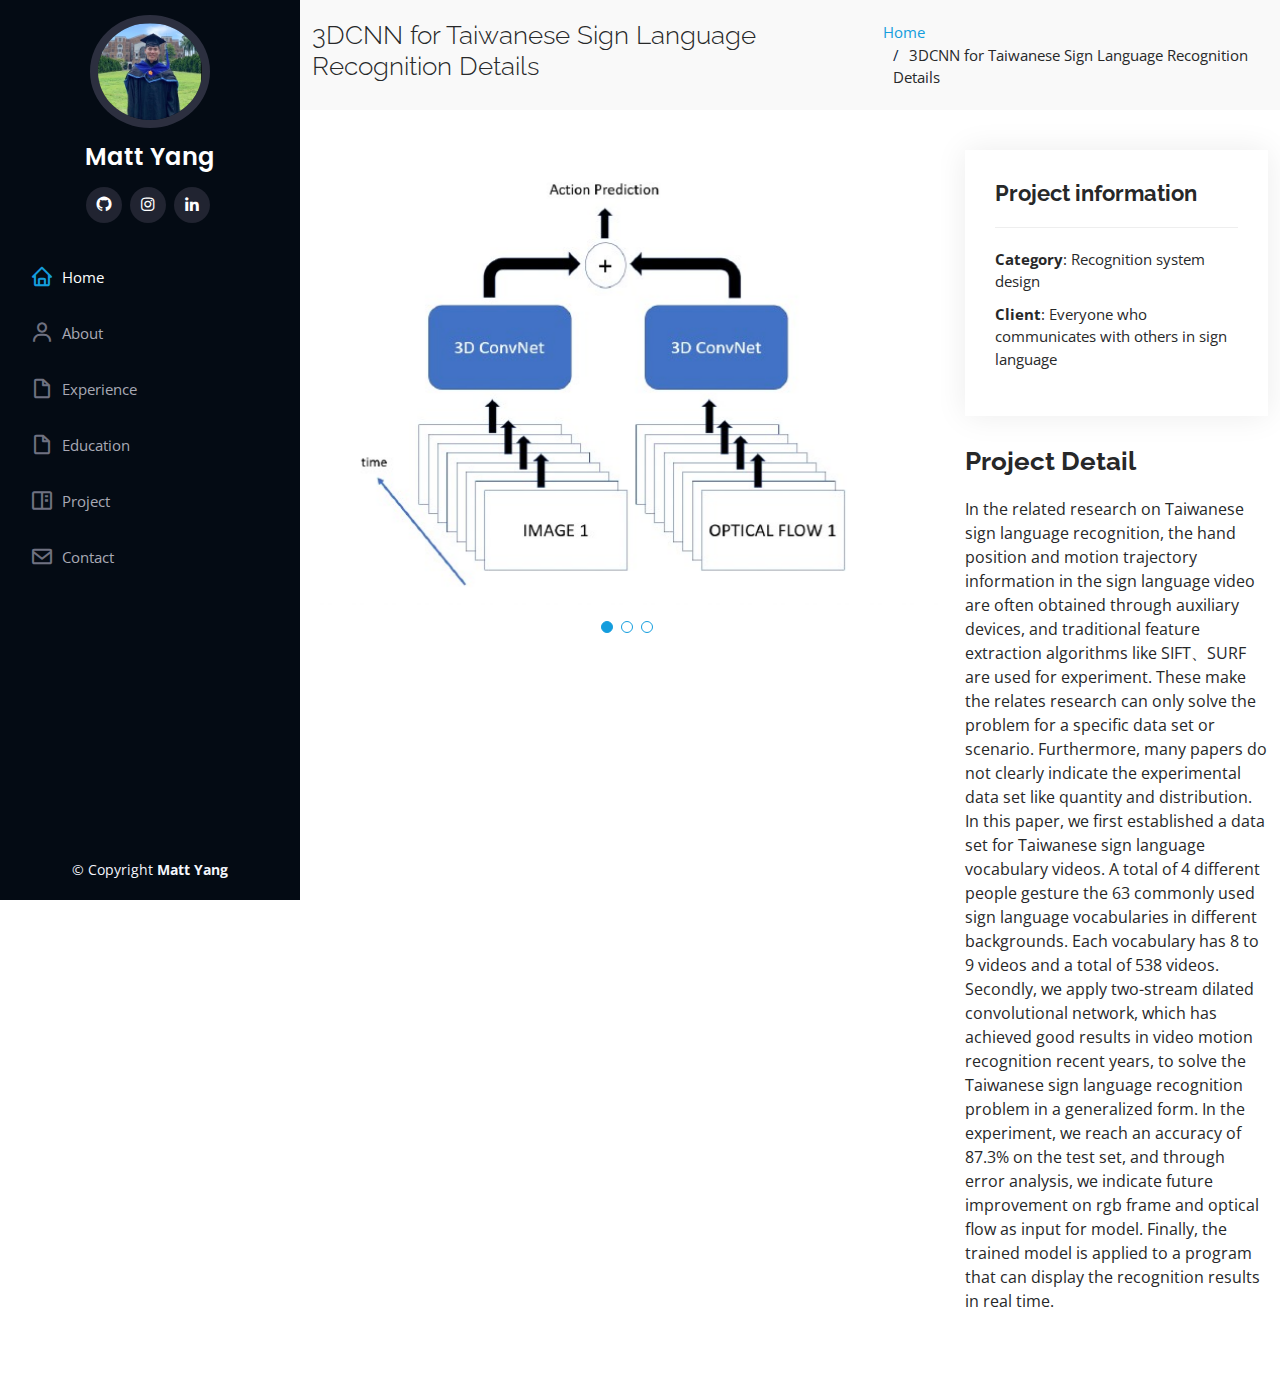
<file: thesis-details.html>
<!DOCTYPE html>
<html lang="en">

<head>
  <meta charset="utf-8">
  <meta content="width=device-width, initial-scale=1.0" name="viewport">

  <title>project Details - iproject Bootstrap Template</title>
  <meta content="" name="description">
  <meta content="" name="keywords">

  <!-- Favicons -->
  <link href="assets/img/favicon.png" rel="icon">
  <link href="assets/img/apple-touch-icon.png" rel="apple-touch-icon">

  <!-- Google Fonts -->
  <link
    href="https://fonts.googleapis.com/css?family=Open+Sans:300,300i,400,400i,600,600i,700,700i|Raleway:300,300i,400,400i,500,500i,600,600i,700,700i|Poppins:300,300i,400,400i,500,500i,600,600i,700,700i"
    rel="stylesheet">

  <!-- Vendor CSS Files -->
  <link href="assets/vendor/aos/aos.css" rel="stylesheet">
  <link href="assets/vendor/bootstrap/css/bootstrap.min.css" rel="stylesheet">
  <link href="assets/vendor/bootstrap-icons/bootstrap-icons.css" rel="stylesheet">
  <link href="assets/vendor/boxicons/css/boxicons.min.css" rel="stylesheet">
  <link href="assets/vendor/glightbox/css/glightbox.min.css" rel="stylesheet">
  <link href="assets/vendor/swiper/swiper-bundle.min.css" rel="stylesheet">

  <!-- Template Main CSS File -->
  <link href="assets/css/style.css" rel="stylesheet">

  <!-- =======================================================
  * Template Name: iproject - v3.10.0
  * Template URL: https://bootstrapmade.com/iproject-bootstrap-project-websites-template/
  * Author: BootstrapMade.com
  * License: https://bootstrapmade.com/license/
  ======================================================== -->
</head>

<body>

  <!-- ======= Mobile nav toggle button ======= -->
  <i class="bi bi-list mobile-nav-toggle d-xl-none"></i>

  <!-- ======= Header ======= -->
  <header id="header">
    <div class="d-flex flex-column">

      <div class="profile">
        <img src="assets/img/avatar.jpg" alt="" class="img-fluid rounded-circle">
        <h1 class="text-light"><a href="index.html">Matt Yang</a></h1>
        <div class="social-links mt-3 text-center">
          <a href="https://github.com/chenwei850825" class="github"><i class="bx bxl-github"></i></a>
          <a href="https://www.instagram.com/chenwei850825/" class="instagram"><i class="bx bxl-instagram"></i></a>
          <a href="https://www.linkedin.com/in/chen-wei-yang/" class="linkedin"><i class="bx bxl-linkedin"></i></a>
        </div>
      </div>

      <nav id="navbar" class="nav-menu navbar">
        <ul>
          <li><a href="index.html#hero" class="nav-link scrollto active"><i class="bx bx-home"></i> <span>Home</span></a></li>
          <li><a href="index.html#about" class="nav-link scrollto"><i class="bx bx-user"></i> <span>About</span></a></li>
          <li><a href="index.html#experience" class="nav-link scrollto"><i class="bx bx-file-blank"></i>
              <span>Experience</span></a></li>
          <li><a href="index.html#education" class="nav-link scrollto"><i class="bx bx-file-blank"></i> <span>Education</span></a>
          </li>
          <li><a href="index.html#project" class="nav-link scrollto"><i class="bx bx-book-content"></i>
              <span>Project</span></a></li>
          <!-- <li><a href="#services" class="nav-link scrollto"><i class="bx bx-server"></i> <span>Services</span></a></li> -->
          <li><a href="index.html#contact" class="nav-link scrollto"><i class="bx bx-envelope"></i> <span>Contact</span></a></li>
        </ul>
      </nav><!-- .nav-menu -->
    </div>
  </header><!-- End Header -->

  <main id="main">

    <!-- ======= Breadcrumbs ======= -->
    <section id="breadcrumbs" class="breadcrumbs">
      <div class="container">

        <div class="d-flex justify-content-between align-items-center">
          <h2>3DCNN for Taiwanese
            Sign Language Recognition Details</h2>
          <ol>
            <li><a href="index.html">Home</a></li>
            <li>3DCNN for Taiwanese
                Sign Language Recognition Details</li>
          </ol>
        </div>

      </div>
    </section><!-- End Breadcrumbs -->

    <!-- ======= project Details Section ======= -->
    <section id="project-details" class="project-details">
      <div class="container">

        <div class="row gy-4">

          <div class="col-lg-8">
            <div class="project-details-slider swiper">
              <div class="swiper-wrapper align-items-center">

                <div class="swiper-slide">
                  <img src="assets/img/project/thesis.jpg" alt="">
                </div>

                <div class="swiper-slide">
                  <img src="assets/img/project/thesis-details-1.jpg" alt="">
                </div>

                <div class="swiper-slide">
                  <img src="assets/img/project/thesis-details-2.jpg" alt="">
                </div>

              </div>
              <div class="swiper-pagination"></div>
            </div>
          </div>

          <div class="col-lg-4">
            <div class="project-info">
              <h3>Project information</h3>
              <ul>
                <li><strong>Category</strong>: Recognition system design</li>
                <li><strong>Client</strong>: Everyone who communicates with others in sign language </li>
                <!-- <li><strong>Project date</strong>: 01 March, 2020</li> -->
                <!-- <li><strong>Project URL</strong>: <a href="#">www.example.com</a></li> -->
              </ul>
            </div>
            <div class="project-description">
              <h2>Project Detail</h2>
              <p>
                In the related research on Taiwanese sign language recognition, the hand
                position and motion trajectory information in the sign language video are
                often obtained through auxiliary devices, and traditional feature extraction
                algorithms like SIFT、SURF are used for experiment. These make the relates
                research can only solve the problem for a specific data set or scenario.
                Furthermore, many papers do not clearly indicate the experimental data set
                like quantity and distribution. In this paper, we first established a data set
                for Taiwanese sign language vocabulary videos. A total of 4 different people
                gesture the 63 commonly used sign language vocabularies in different
                backgrounds. Each vocabulary has 8 to 9 videos and a total of 538 videos.
                Secondly, we apply two-stream dilated convolutional network, which has
                achieved good results in video motion recognition recent years, to solve the
                Taiwanese sign language recognition problem in a generalized form. In the
                experiment, we reach an accuracy of 87.3% on the test set, and through error
                analysis, we indicate future improvement on rgb frame and optical flow as
                input for model. Finally, the trained model is applied to a program that can
                display the recognition results in real time.
              </p>
            </div>
          </div>

        </div>

      </div>
    </section><!-- End project Details Section -->

  </main><!-- End #main -->

  <!-- ======= Footer ======= -->
  <footer id="footer">
    <div class="container">
      <div class="copyright">
        &copy; Copyright <strong><span>Matt Yang</span></strong>
      </div>
      <div class="credits">
        <!-- All the links in the footer should remain intact. -->
        <!-- You can delete the links only if you purchased the pro version. -->
        <!-- Licensing information: https://bootstrapmade.com/license/ -->
        <!-- Purchase the pro version with working PHP/AJAX contact form: https://bootstrapmade.com/iproject-bootstrap-project-websites-template/ -->
        <!-- Designed by <a href="https://bootstrapmade.com/">BootstrapMade</a> -->
      </div>
    </div>
  </footer><!-- End  Footer -->

  <a href="#" class="back-to-top d-flex align-items-center justify-content-center"><i
      class="bi bi-arrow-up-short"></i></a>

  <!-- Vendor JS Files -->
  <script src="assets/vendor/purecounter/purecounter_vanilla.js"></script>
  <script src="assets/vendor/aos/aos.js"></script>
  <script src="assets/vendor/bootstrap/js/bootstrap.bundle.min.js"></script>
  <script src="assets/vendor/glightbox/js/glightbox.min.js"></script>
  <script src="assets/vendor/isotope-layout/isotope.pkgd.min.js"></script>
  <script src="assets/vendor/swiper/swiper-bundle.min.js"></script>
  <script src="assets/vendor/typed.js/typed.min.js"></script>
  <script src="assets/vendor/waypoints/noframework.waypoints.js"></script>
  <script src="assets/vendor/php-email-form/validate.js"></script>

  <!-- Template Main JS File -->
  <script src="assets/js/main.js"></script>

</body>

</html>
</file>
<file: assets/css/style.css>
/**
* Template Name: iproject - v3.10.0
* Template URL: https://bootstrapmade.com/iproject-bootstrap-project-websites-template/
* Author: BootstrapMade.com
* License: https://bootstrapmade.com/license/
*/

/*--------------------------------------------------------------
# General
--------------------------------------------------------------*/
body {
  font-family: "Open Sans", sans-serif;
  color: #272829;
}

a {
  color: #149ddd;
  text-decoration: none;
}

a:hover {
  color: #37b3ed;
  text-decoration: none;
}

h1,
h2,
h3,
h4,
h5,
h6 {
  font-family: "Raleway", sans-serif;
}

/*--------------------------------------------------------------
# Back to top button
--------------------------------------------------------------*/
.back-to-top {
  position: fixed;
  visibility: hidden;
  opacity: 0;
  right: 15px;
  bottom: 15px;
  z-index: 996;
  background: #149ddd;
  width: 40px;
  height: 40px;
  border-radius: 50px;
  transition: all 0.4s;
}

.back-to-top i {
  font-size: 28px;
  color: #fff;
  line-height: 0;
}

.back-to-top:hover {
  background: #2eafec;
  color: #fff;
}

.back-to-top.active {
  visibility: visible;
  opacity: 1;
}

/*--------------------------------------------------------------
# Header
--------------------------------------------------------------*/
#header {
  position: fixed;
  top: 0;
  left: 0;
  bottom: 0;
  width: 300px;
  transition: all ease-in-out 0.5s;
  z-index: 9997;
  transition: all 0.5s;
  padding: 0 15px;
  background: #040b14;
  overflow-y: auto;
}

#header .profile img {
  margin: 15px auto;
  display: block;
  width: 120px;
  border: 8px solid #2c2f3f;
}

#header .profile h1 {
  font-size: 24px;
  margin: 0;
  padding: 0;
  font-weight: 600;
  -moz-text-align-last: center;
  text-align-last: center;
  font-family: "Poppins", sans-serif;
}

#header .profile h1 a,
#header .profile h1 a:hover {
  color: #fff;
  text-decoration: none;
}

#header .profile .social-links a {
  font-size: 18px;
  display: inline-block;
  background: #212431;
  color: #fff;
  line-height: 1;
  padding: 8px 0;
  margin-right: 4px;
  border-radius: 50%;
  text-align: center;
  width: 36px;
  height: 36px;
  transition: 0.3s;
}

#header .profile .social-links a:hover {
  background: #149ddd;
  color: #fff;
  text-decoration: none;
}

#main {
  margin-left: 300px;
}

@media (max-width: 1199px) {
  #header {
    left: -300px;
  }

  #main {
    margin-left: 0;
  }
}

/*--------------------------------------------------------------
# Navigation Menu
--------------------------------------------------------------*/
/* Desktop Navigation */
.nav-menu {
  padding: 30px 0 0 0;
}

.nav-menu * {
  margin: 0;
  padding: 0;
  list-style: none;
}

.nav-menu>ul>li {
  position: relative;
  white-space: nowrap;
}

.nav-menu a,
.nav-menu a:focus {
  display: flex;
  align-items: center;
  color: #a8a9b4;
  padding: 12px 15px;
  margin-bottom: 8px;
  transition: 0.3s;
  font-size: 15px;
}

.nav-menu a i,
.nav-menu a:focus i {
  font-size: 24px;
  padding-right: 8px;
  color: #6f7180;
}

.nav-menu a:hover,
.nav-menu .active,
.nav-menu .active:focus,
.nav-menu li:hover>a {
  text-decoration: none;
  color: #fff;
}

.nav-menu a:hover i,
.nav-menu .active i,
.nav-menu .active:focus i,
.nav-menu li:hover>a i {
  color: #149ddd;
}

/* Mobile Navigation */
.mobile-nav-toggle {
  position: fixed;
  right: 15px;
  top: 15px;
  z-index: 9998;
  border: 0;
  font-size: 24px;
  transition: all 0.4s;
  outline: none !important;
  background-color: #149ddd;
  color: #fff;
  width: 40px;
  height: 40px;
  display: inline-flex;
  align-items: center;
  justify-content: center;
  line-height: 0;
  border-radius: 50px;
  cursor: pointer;
}

.mobile-nav-active {
  overflow: hidden;
}

.mobile-nav-active #header {
  left: 0;
}

/*--------------------------------------------------------------
# Hero Section
--------------------------------------------------------------*/
#hero {
  width: 100%;
  height: 100vh;
  background: url("../img/bg.jpg") top center;
  background-size: cover;
}

#hero:before {
  content: "";
  background: rgba(5, 13, 24, 0.3);
  position: absolute;
  bottom: 0;
  top: 0;
  left: 0;
  right: 0;
  z-index: 1;
}

#hero .hero-container {
  position: relative;
  z-index: 2;
  min-width: 300px;
}

#hero h1 {
  margin: 0 0 10px 0;
  font-size: 64px;
  font-weight: 700;
  line-height: 56px;
  color: #fff;
}

#hero p {
  color: #fff;
  margin-bottom: 50px;
  font-size: 26px;
  font-family: "Poppins", sans-serif;
}

#hero p span {
  color: #fff;
  padding-bottom: 4px;
  letter-spacing: 1px;
  border-bottom: 3px solid #149ddd;
}

@media (min-width: 1024px) {
  #hero {
    background-attachment: fixed;
  }
}

@media (max-width: 768px) {
  #hero h1 {
    font-size: 28px;
    line-height: 36px;
  }

  #hero h2 {
    font-size: 18px;
    line-height: 24px;
    margin-bottom: 30px;
  }
}

/*--------------------------------------------------------------
# Sections General
--------------------------------------------------------------*/
section {
  padding: 60px 0;
  overflow: hidden;
}

.section-bg {
  /* background: #f5f8fd; */
}

.section-title {
  padding-bottom: 30px;
}

.section-title h2 {
  font-size: 32px;
  font-weight: bold;
  margin-bottom: 20px;
  padding-bottom: 20px;
  position: relative;
  color: #173b6c;
}

.section-title h2::after {
  content: "";
  position: absolute;
  display: block;
  width: 50px;
  height: 3px;
  background: #149ddd;
  bottom: 0;
  left: 0;
}

.section-title p {
  margin-bottom: 0;
}

/*--------------------------------------------------------------
# About
--------------------------------------------------------------*/
.about .content h3 {
  font-weight: 700;
  font-size: 26px;
  color: #173b6c;
}

.about .content ul {
  list-style: none;
  padding: 0;
}

.about .content ul li {
  margin-bottom: 20px;
  display: flex;
  align-items: center;
}

.about .content ul strong {
  margin-right: 10px;
}

.about .content ul i {
  font-size: 16px;
  margin-right: 5px;
  color: #149ddd;
  line-height: 0;
}

.about .content p:last-child {
  margin-bottom: 0;
}

/*--------------------------------------------------------------
# Facts
--------------------------------------------------------------*/
.facts {
  padding-bottom: 30px;
}

.facts .count-box {
  padding: 30px;
  width: 100%;
}

.facts .count-box i {
  display: block;
  font-size: 44px;
  color: #149ddd;
  float: left;
  line-height: 0;
}

.facts .count-box span {
  font-size: 48px;
  line-height: 40px;
  display: block;
  font-weight: 700;
  color: #050d18;
  margin-left: 60px;
}

.facts .count-box p {
  padding: 15px 0 0 0;
  margin: 0 0 0 60px;
  font-family: "Raleway", sans-serif;
  font-size: 14px;
  color: #122f57;
}

.facts .count-box a {
  font-weight: 600;
  display: block;
  margin-top: 20px;
  color: #122f57;
  font-size: 15px;
  font-family: "Poppins", sans-serif;
  transition: ease-in-out 0.3s;
}

.facts .count-box a:hover {
  color: #1f5297;
}

/*--------------------------------------------------------------
# Akills
--------------------------------------------------------------*/
.skills .progress {
  height: 60px;
  display: block;
  background: none;
  border-radius: 0;
}

.skills .progress .skill {
  padding: 0;
  margin: 0 0 6px 0;
  text-transform: uppercase;
  display: block;
  font-weight: 600;
  font-family: "Poppins", sans-serif;
  color: #050d18;
}

.skills .progress .skill .val {
  float: right;
  font-style: normal;
}

.skills .progress-bar-wrap {
  background: #dce8f8;
  height: 10px;
}

.skills .progress-bar {
  width: 1px;
  height: 10px;
  transition: 0.9s;
  background-color: #149ddd;
}

/*--------------------------------------------------------------
# education
--------------------------------------------------------------*/
.education .education-title {
  font-size: 26px;
  font-weight: 700;
  margin-top: 20px;
  margin-bottom: 20px;
  color: #050d18;
}

.education .education-item {
  padding: 0 0 20px 20px;
  margin-top: -2px;
  border-left: 2px solid #1f5297;
  position: relative;
}

.education .education-item h4 {
  line-height: 18px;
  font-size: 18px;
  font-weight: 600;
  text-transform: uppercase;
  font-family: "Poppins", sans-serif;
  color: #050d18;
  margin-bottom: 10px;
}

.education .education-item h5 {
  font-size: 16px;
  background: #e4edf9;
  padding: 5px 15px;
  display: inline-block;
  font-weight: 600;
  margin-bottom: 10px;
}

.education .education-item ul {
  padding-left: 20px;
}

.education .education-item ul li {
  padding-bottom: 10px;
}

.education .education-item:last-child {
  padding-bottom: 0;
}

.education .education-item::before {
  content: "";
  position: absolute;
  width: 16px;
  height: 16px;
  border-radius: 50px;
  left: -9px;
  top: 0;
  background: #fff;
  border: 2px solid #1f5297;
}

/*--------------------------------------------------------------
# project
--------------------------------------------------------------*/
.project .project-item {
  margin-bottom: 30px;
}

.project #project-flters {
  padding: 0;
  margin: 0 auto 35px auto;
  list-style: none;
  text-align: center;
  background: #fff;
  border-radius: 50px;
  padding: 2px 15px;
}

.project #project-flters li {
  cursor: pointer;
  display: inline-block;
  padding: 10px 15px 8px 15px;
  font-size: 14px;
  font-weight: 600;
  line-height: 1;
  text-transform: uppercase;
  color: #272829;
  margin-bottom: 5px;
  transition: all 0.3s ease-in-out;
}

.project #project-flters li:hover,
.project #project-flters li.filter-active {
  color: #149ddd;
}

.project #project-flters li:last-child {
  margin-right: 0;
}

.project .project-wrap {
  transition: 0.3s;
  position: relative;
  overflow: hidden;
  z-index: 1;
}

.project .project-wrap::before {
  content: "";
  background: rgba(255, 255, 255, 0.5);
  position: absolute;
  left: 0;
  right: 0;
  top: 0;
  bottom: 0;
  transition: all ease-in-out 0.3s;
  z-index: 2;
  opacity: 0;
}

.project .project-wrap .project-links {
  opacity: 1;
  left: 0;
  right: 0;
  bottom: -60px;
  z-index: 3;
  position: absolute;
  transition: all ease-in-out 0.3s;
  display: flex;
  justify-content: center;
}

.project .project-wrap .project-links a {
  color: #fff;
  font-size: 28px;
  text-align: center;
  background: rgba(20, 157, 221, 0.75);
  transition: 0.3s;
  width: 50%;
}

.project .project-wrap .project-links a:hover {
  background: rgba(20, 157, 221, 0.95);
}

.project .project-wrap .project-links a+a {
  border-left: 1px solid #37b3ed;
}

.project .project-wrap:hover::before {
  top: 0;
  left: 0;
  right: 0;
  bottom: 0;
  opacity: 1;
}

.project .project-wrap:hover .project-links {
  opacity: 1;
  bottom: 0;
}

/*--------------------------------------------------------------
# project Details
--------------------------------------------------------------*/
.project-details {
  padding-top: 40px;
}

.project-details .project-details-slider img {
  width: 100%;
}

.project-details .project-details-slider .swiper-pagination {
  margin-top: 20px;
  position: relative;
}

.project-details .project-details-slider .swiper-pagination .swiper-pagination-bullet {
  width: 12px;
  height: 12px;
  background-color: #fff;
  opacity: 1;
  border: 1px solid #149ddd;
}

.project-details .project-details-slider .swiper-pagination .swiper-pagination-bullet-active {
  background-color: #149ddd;
}

.project-details .project-info {
  padding: 30px;
  box-shadow: 0px 0 30px rgba(5, 13, 24, 0.08);
}

.project-details .project-info h3 {
  font-size: 22px;
  font-weight: 700;
  margin-bottom: 20px;
  padding-bottom: 20px;
  border-bottom: 1px solid #eee;
}

.project-details .project-info ul {
  list-style: none;
  padding: 0;
  font-size: 15px;
}

.project-details .project-info ul li+li {
  margin-top: 10px;
}

.project-details .project-description {
  padding-top: 30px;
}

.project-details .project-description h2 {
  font-size: 26px;
  font-weight: 700;
  margin-bottom: 20px;
}

.project-details .project-description p {
  padding: 0;
}

/*--------------------------------------------------------------
# Services
--------------------------------------------------------------*/
.services .icon-box {
  margin-bottom: 20px;
}

.services .icon {
  float: left;
  display: flex;
  align-items: center;
  justify-content: center;
  width: 54px;
  height: 54px;
  background: #149ddd;
  border-radius: 50%;
  transition: 0.5s;
  border: 1px solid #149ddd;
}

.services .icon i {
  color: #fff;
  font-size: 24px;
  line-height: 0;
}

.services .icon-box:hover .icon {
  background: #fff;
}

.services .icon-box:hover .icon i {
  color: #149ddd;
}

.services .title {
  margin-left: 80px;
  font-weight: 700;
  margin-bottom: 15px;
  font-size: 18px;
}

.services .title a {
  color: #343a40;
}

.services .title a:hover {
  color: #149ddd;
}

.services .description {
  margin-left: 80px;
  line-height: 24px;
  font-size: 14px;
}

/*--------------------------------------------------------------
# Testimonials
--------------------------------------------------------------*/
.testimonials .testimonials-carousel,
.testimonials .testimonials-slider {
  overflow: hidden;
}

.testimonials .testimonial-item {
  box-sizing: content-box;
  text-align: center;
  min-height: 320px;
}

.testimonials .testimonial-item .testimonial-img {
  width: 90px;
  border-radius: 50%;
  margin: 0 auto;
}

.testimonials .testimonial-item h3 {
  font-size: 18px;
  font-weight: bold;
  margin: 10px 0 5px 0;
  color: #111;
}

.testimonials .testimonial-item h4 {
  font-size: 14px;
  color: #999;
  margin: 0;
}

.testimonials .testimonial-item .quote-icon-left,
.testimonials .testimonial-item .quote-icon-right {
  color: #c3e8fa;
  font-size: 26px;
}

.testimonials .testimonial-item .quote-icon-left {
  display: inline-block;
  left: -5px;
  position: relative;
}

.testimonials .testimonial-item .quote-icon-right {
  display: inline-block;
  right: -5px;
  position: relative;
  top: 10px;
}

.testimonials .testimonial-item p {
  font-style: italic;
  margin: 0 15px 15px 15px;
  padding: 20px;
  background: #fff;
  position: relative;
  margin-bottom: 35px;
  border-radius: 6px;
  box-shadow: 0px 2px 15px rgba(0, 0, 0, 0.1);
}

.testimonials .testimonial-item p::after {
  content: "";
  width: 0;
  height: 0;
  border-top: 20px solid #fff;
  border-right: 20px solid transparent;
  border-left: 20px solid transparent;
  position: absolute;
  bottom: -20px;
  left: calc(50% - 20px);
}

.testimonials .swiper-pagination {
  margin-top: 20px;
  position: relative;
}

.testimonials .swiper-pagination .swiper-pagination-bullet {
  width: 12px;
  height: 12px;
  background-color: #fff;
  opacity: 1;
  border: 1px solid #149ddd;
}

.testimonials .swiper-pagination .swiper-pagination-bullet-active {
  background-color: #149ddd;
}

/*--------------------------------------------------------------
# Contact
--------------------------------------------------------------*/
.contact {
  padding-bottom: 130px;
}

.contact .info {
  padding: 30px;
  background: #fff;
  width: 100%;
  box-shadow: 0 0 24px 0 rgba(0, 0, 0, 0.12);
}

.contact .info i {
  font-size: 20px;
  color: #149ddd;
  float: left;
  width: 44px;
  height: 44px;
  background: #dff3fc;
  display: flex;
  justify-content: center;
  align-items: center;
  border-radius: 50px;
  transition: all 0.3s ease-in-out;
}

.contact .info h4 {
  padding: 0 0 0 60px;
  font-size: 22px;
  font-weight: 600;
  margin-bottom: 5px;
  color: #050d18;
}

.contact .info p {
  padding: 0 0 10px 60px;
  margin-bottom: 20px;
  font-size: 14px;
  color: #173b6c;
}

.contact .info .email p {
  padding-top: 5px;
}

.contact .info .social-links {
  padding-left: 60px;
}

.contact .info .social-links a {
  font-size: 18px;
  display: inline-block;
  background: #333;
  color: #fff;
  line-height: 1;
  padding: 8px 0;
  border-radius: 50%;
  text-align: center;
  width: 36px;
  height: 36px;
  transition: 0.3s;
  margin-right: 10px;
}

.contact .info .social-links a:hover {
  background: #149ddd;
  color: #fff;
}

.contact .info .email:hover i,
.contact .info .address:hover i,
.contact .info .phone:hover i {
  background: #149ddd;
  color: #fff;
}

.contact .php-email-form {
  width: 100%;
  padding: 30px;
  background: #fff;
  box-shadow: 0 0 24px 0 rgba(0, 0, 0, 0.12);
}

.contact .php-email-form .form-group {
  padding-bottom: 8px;
}

.contact .php-email-form .validate {
  display: none;
  color: red;
  margin: 0 0 15px 0;
  font-weight: 400;
  font-size: 13px;
}

.contact .php-email-form .error-message {
  display: none;
  color: #fff;
  background: #ed3c0d;
  text-align: left;
  padding: 15px;
  font-weight: 600;
}

.contact .php-email-form .error-message br+br {
  margin-top: 25px;
}

.contact .php-email-form .sent-message {
  display: none;
  color: #fff;
  background: #18d26e;
  text-align: center;
  padding: 15px;
  font-weight: 600;
}

.contact .php-email-form .loading {
  display: none;
  background: #fff;
  text-align: center;
  padding: 15px;
}

.contact .php-email-form .loading:before {
  content: "";
  display: inline-block;
  border-radius: 50%;
  width: 24px;
  height: 24px;
  margin: 0 10px -6px 0;
  border: 3px solid #18d26e;
  border-top-color: #eee;
  -webkit-animation: animate-loading 1s linear infinite;
  animation: animate-loading 1s linear infinite;
}

.contact .php-email-form .form-group {
  margin-bottom: 15px;
}

.contact .php-email-form label {
  padding-bottom: 8px;
}

.contact .php-email-form input,
.contact .php-email-form textarea {
  border-radius: 0;
  box-shadow: none;
  font-size: 14px;
}

.contact .php-email-form input {
  height: 44px;
}

.contact .php-email-form textarea {
  padding: 10px 15px;
}

.contact .php-email-form button[type=submit] {
  background: #149ddd;
  border: 0;
  padding: 10px 24px;
  color: #fff;
  transition: 0.4s;
  border-radius: 4px;
}

.contact .php-email-form button[type=submit]:hover {
  background: #37b3ed;
}

@-webkit-keyframes animate-loading {
  0% {
    transform: rotate(0deg);
  }

  100% {
    transform: rotate(360deg);
  }
}

@keyframes animate-loading {
  0% {
    transform: rotate(0deg);
  }

  100% {
    transform: rotate(360deg);
  }
}

/*--------------------------------------------------------------
# Breadcrumbs
--------------------------------------------------------------*/
.breadcrumbs {
  padding: 20px 0;
  background: #f9f9f9;
}

.breadcrumbs h2 {
  font-size: 26px;
  font-weight: 300;
}

.breadcrumbs ol {
  display: flex;
  flex-wrap: wrap;
  list-style: none;
  padding: 0;
  margin: 0;
  font-size: 15px;
}

.breadcrumbs ol li+li {
  padding-left: 10px;
}

.breadcrumbs ol li+li::before {
  display: inline-block;
  padding-right: 10px;
  color: #0e2442;
  content: "/";
}

@media (max-width: 768px) {
  .breadcrumbs .d-flex {
    display: block !important;
  }

  .breadcrumbs ol {
    display: block;
  }

  .breadcrumbs ol li {
    display: inline-block;
  }
}

/*--------------------------------------------------------------
# Footer
--------------------------------------------------------------*/
#footer {
  padding: 15px;
  color: #f4f6fd;
  font-size: 14px;
  position: fixed;
  left: 0;
  bottom: 0;
  width: 300px;
  z-index: 9999;
  background: #040b14;
}

#footer .copyright {
  text-align: center;
}

#footer .credits {
  padding-top: 5px;
  text-align: center;
  font-size: 13px;
  color: #eaebf0;
}

@media (max-width: 1199px) {
  #footer {
    position: static;
    width: auto;
    padding-right: 20px 15px;
  }
}

.btn {
  background-color: DodgerBlue;
  border: none;
  color: white;
  padding: 12px 30px;
  cursor: pointer;
  font-size: 20px;
}

/* Darker background on mouse-over */
.btn:hover {
  background-color: RoyalBlue;
}


.project-title {
  text-align: center;
}
</file>
